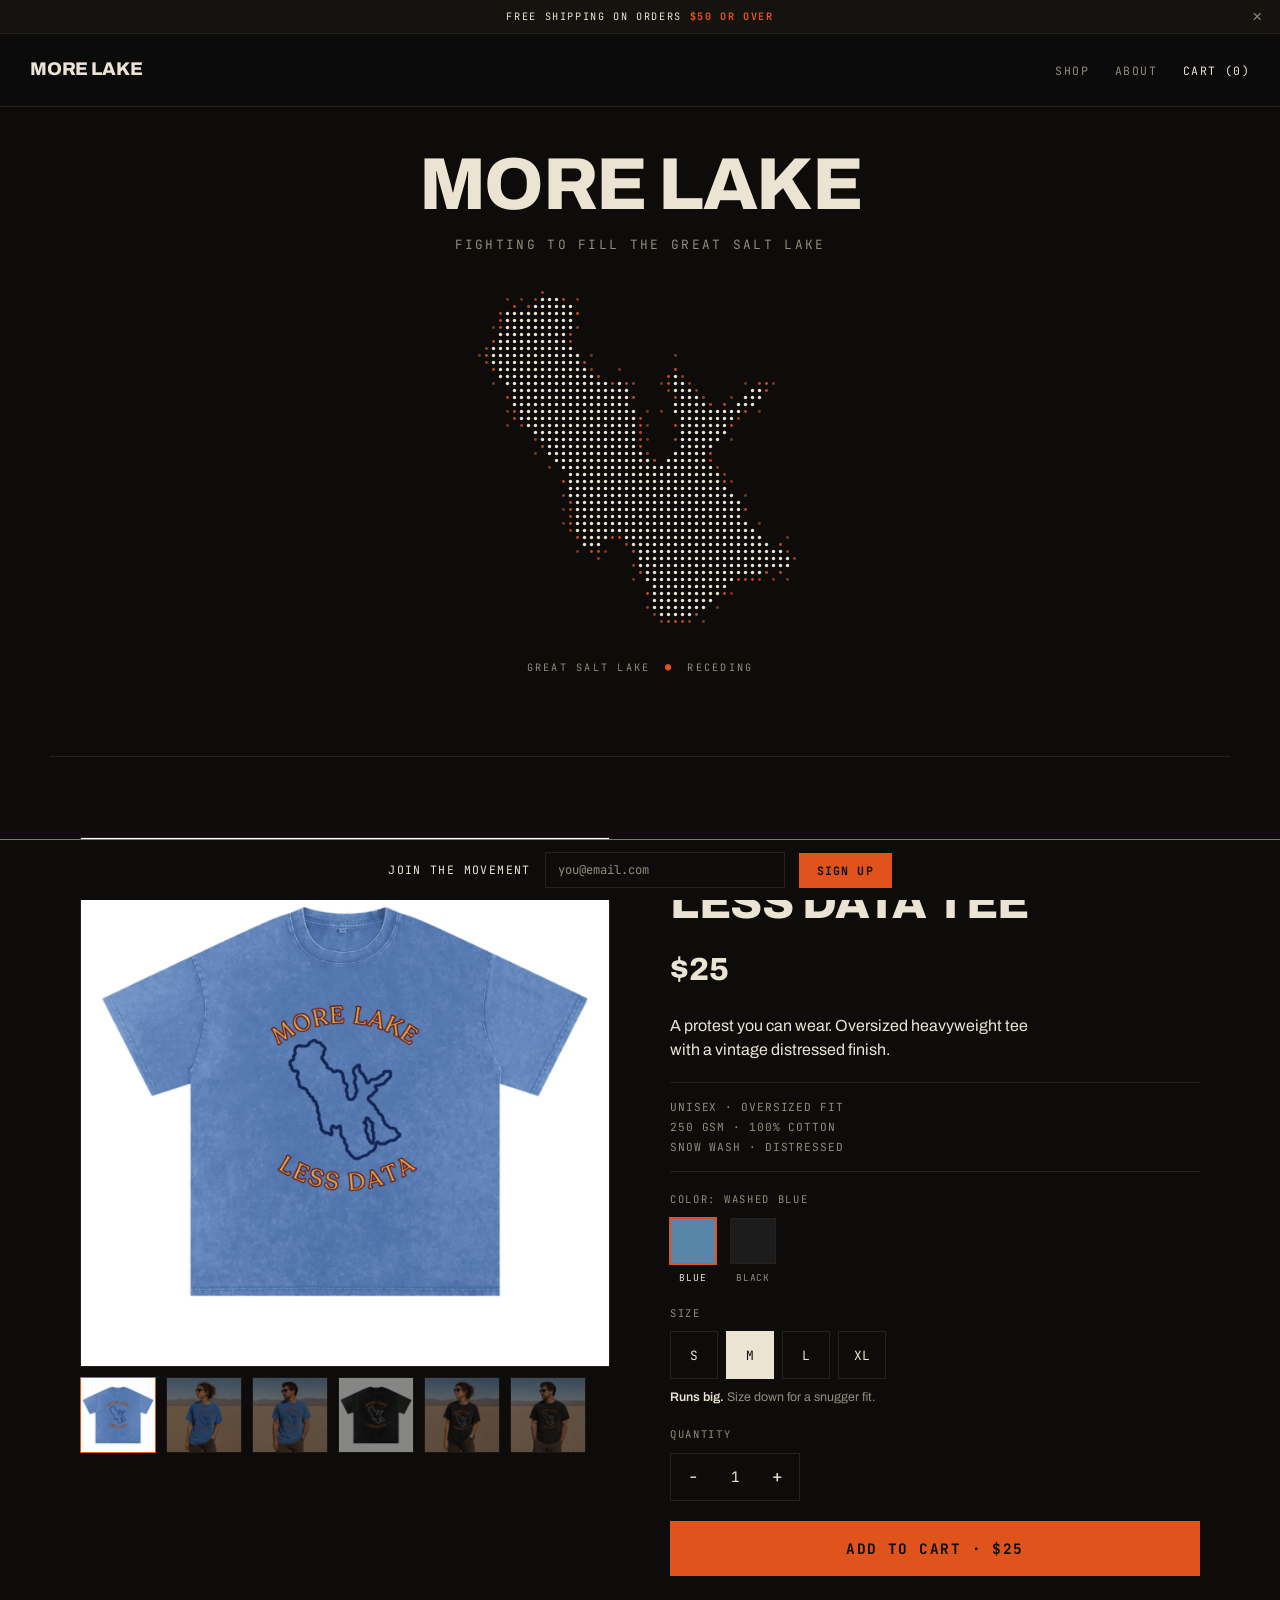
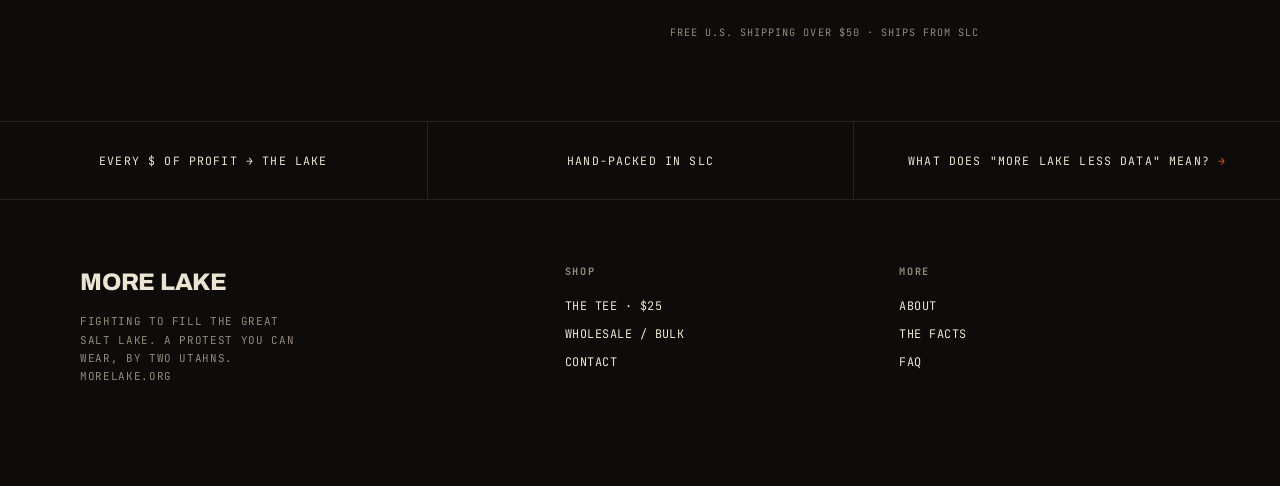
<file: index.html>
<!DOCTYPE html>
<html lang="en">
<head>
<meta charset="UTF-8">
<meta name="viewport" content="width=device-width, initial-scale=1.0">
<meta http-equiv="Cache-Control" content="no-store, max-age=0">
<title>MORE LAKE</title>
<link rel="preconnect" href="https://fonts.googleapis.com">
<link rel="preconnect" href="https://fonts.gstatic.com" crossorigin>
<link href="https://fonts.googleapis.com/css2?family=Archivo:wght@400;500;600;700;800;900&family=JetBrains+Mono:wght@400;500;700&display=swap" rel="stylesheet">
<link rel="stylesheet" href="styles.css">
<meta name="description" content="Fighting to fill the Great Salt Lake. Buy a t-shirt to support the cause.">
<link rel="icon" type="image/png" sizes="32x32" href="assets/favicon-32.png">
<link rel="icon" type="image/png" sizes="16x16" href="assets/favicon-16.png">
<link rel="apple-touch-icon" href="assets/apple-touch-icon.png">
<meta property="og:type" content="website">
<meta property="og:site_name" content="More Lake">
<meta property="og:title" content="More Lake">
<meta property="og:description" content="Fighting to fill the Great Salt Lake. Buy a t-shirt to support the cause.">
<meta property="og:url" content="https://morelake.org/">
<meta property="og:image" content="https://morelake.org/assets/og.png">
<meta property="og:image:width" content="1200">
<meta property="og:image:height" content="630">
<meta name="twitter:card" content="summary_large_image">
<meta name="twitter:title" content="More Lake">
<meta name="twitter:description" content="Fighting to fill the Great Salt Lake. Buy a t-shirt to support the cause.">
<meta name="twitter:image" content="https://morelake.org/assets/og.png">
<!-- Privacy-friendly analytics by Plausible -->
<script async src="https://plausible.io/js/pa-uACn6INr_4pYyC8AbRy3_.js"></script>
<script>
  window.plausible=window.plausible||function(){(plausible.q=plausible.q||[]).push(arguments)},plausible.init=plausible.init||function(i){plausible.o=i||{}};
  plausible.init()
</script>
</head>
<body>

<div class="shipbar" id="shipbar">
  FREE SHIPPING ON ORDERS <b>$50 OR OVER</b>
  <button class="shipbar-x" id="shipbarX" type="button" aria-label="Dismiss">&times;</button>
</div>

<nav>
  <div class="wordmark">More Lake</div>
  <div class="navr">
    <a href="#shop">SHOP</a>
    <a href="about.html">ABOUT</a>
    <a href="#" class="live" id="cartLink">CART (0)</a>
  </div>
</nav>

<!-- HERO: animated dithered lake dissolve -->
<header class="hero">
  <h1>More Lake</h1>
  <div class="tag">Fighting to fill the Great Salt Lake</div>
  <div class="lake-wrap">
    <canvas id="lakeCanvas" aria-label="The Great Salt Lake, dissolving"></canvas>
    <div class="lake-cap">Great Salt Lake <span class="dotmark">●</span> receding</div>
  </div>
</header>

<!-- PRODUCT -->
<section class="product" id="shop">
  <div class="gallery">
    <img class="main" id="mainImg" src="assets/blue-flat.png" alt="More Lake Less Data tee">
    <div class="thumbs" id="thumbs">
      <img src="assets/blue-flat.png" class="on" data-color="blue" alt="washed blue, flat">
      <img src="assets/blue-woman.png" data-color="blue" alt="washed blue on model">
      <img src="assets/blue-man.png" data-color="blue" alt="washed blue on model">
      <img src="assets/black-flat.png" data-color="black" alt="washed black, flat">
      <img src="assets/black-woman.png" data-color="black" alt="washed black on model">
      <img src="assets/black-man.png" data-color="black" alt="washed black on model">
    </div>
  </div>
  <div class="buy">
    <h2>More Lake<br>Less Data Tee</h2>
    <div class="price">$25</div>
    <div class="desc">A protest you can wear. Oversized heavyweight tee with a vintage distressed finish.</div>
    <div class="specrow">
      UNISEX · OVERSIZED FIT<br>
      250 GSM · 100% COTTON<br>
      SNOW WASH · DISTRESSED
    </div>

    <div class="opt">
      <div class="olbl">Color: <span id="colorName">Washed Blue</span></div>
      <div class="swatches" id="swatches">
        <div class="sw on" data-color="blue"><span class="chip chip-blue"></span><span class="nm">Blue</span></div>
        <div class="sw" data-color="black"><span class="chip chip-black"></span><span class="nm">Black</span></div>
      </div>
    </div>

    <div class="opt">
      <div class="olbl">Size</div>
      <div class="sizes" id="sizes">
        <div class="sz">S</div><div class="sz on">M</div><div class="sz">L</div><div class="sz">XL</div>
      </div>
      <div class="fitnote"><b>Runs big.</b> Size down for a snugger fit.</div>
    </div>

    <div class="opt">
      <div class="olbl">Quantity</div>
      <div class="qtybox">
        <button class="qbtn" id="qminus" type="button" aria-label="Decrease quantity">−</button>
        <span class="qval" id="qval">1</span>
        <button class="qbtn" id="qplus" type="button" aria-label="Increase quantity">+</button>
      </div>
    </div>

    <button class="addcart" id="add">ADD TO CART · $25</button>
    <div class="stocknote" id="stocknote"></div>
    <div class="fine">FREE U.S. SHIPPING OVER $50 · SHIPS FROM SLC</div>
  </div>
</section>

<!-- VALUES -->
<div class="values">
  <div>EVERY $ OF PROFIT → THE LAKE</div>
  <div>HAND-PACKED IN SLC</div>
  <a href="about.html" class="vcell">WHAT DOES "MORE LAKE LESS DATA" MEAN? <span class="arr">→</span></a>
</div>

<!-- FOOTER -->
<footer>
  <div>
    <div class="fm">More Lake</div>
    <div class="ft">Fighting to fill the Great Salt Lake. A protest you can wear, by two Utahns. morelake.org</div>
  </div>
  <div>
    <h4>Shop</h4>
    <a href="index.html#shop">The tee · $25</a>
    <a href="wholesale.html">Wholesale / bulk</a>
    <a href="contact.html">Contact</a>
  </div>
  <div>
    <h4>More</h4>
    <a href="about.html">About</a>
    <a href="about.html#facts">The facts</a>
    <a href="about.html#faq">FAQ</a>
  </div>
</footer>

<form class="emailbar" id="emailbar">
  <span class="lbl">JOIN THE MOVEMENT</span>
  <input type="email" placeholder="you@email.com" aria-label="email">
  <button type="submit">SIGN UP</button>
</form>

<div class="cart-backdrop" id="cartBackdrop"></div>
<aside class="cart-drawer" id="cartDrawer" aria-hidden="true" aria-label="Cart">
  <div class="cart-head"><span>Your Cart</span><button class="cart-close" id="cartClose" aria-label="Close cart">✕</button></div>
  <div class="cart-msg" id="cartMsg" role="status"></div>
  <div class="cart-items" id="cartItems"></div>
  <div class="cart-foot">
    <div class="cart-sub"><span>Subtotal</span><span id="cartSubtotal">$0.00</span></div>
    <button class="cart-checkout" id="cartCheckout">Checkout</button>
    <button class="cart-continue" id="cartContinue">Continue shopping</button>
  </div>
</aside>

<script>
  // ---- product interactions ----
  var NAMES = {blue:'Washed Blue', black:'Washed Black'};
  var mainImg = document.getElementById('mainImg');
  var thumbEls = document.querySelectorAll('#thumbs img');
  function selectThumb(t){
    mainImg.src = t.getAttribute('src');
    thumbEls.forEach(function(x){x.classList.remove('on')});
    t.classList.add('on');
  }
  thumbEls.forEach(function(t){t.addEventListener('click',function(){
    var sw=document.querySelector('#swatches .sw[data-color="'+t.dataset.color+'"]');
    if(sw&&!sw.classList.contains('on'))sw.click();
    selectThumb(t);
  });});
  document.querySelectorAll('#swatches .sw').forEach(function(sw){
    sw.addEventListener('click',function(){
      document.querySelectorAll('#swatches .sw').forEach(function(x){x.classList.remove('on')});
      sw.classList.add('on');
      document.getElementById('colorName').textContent = NAMES[sw.dataset.color];
      var t = document.querySelector('#thumbs img[data-color="'+sw.dataset.color+'"]');
      if(t)selectThumb(t);
    });
  });
  function bindButtons(sel){
    document.querySelectorAll(sel+' .sz').forEach(function(s){
      s.addEventListener('click',function(){document.querySelectorAll(sel+' .sz').forEach(function(x){x.classList.remove('on')});s.classList.add('on');});
    });
  }
  bindButtons('#sizes');

  // ---- Shopify: live stock + on-site cart drawer (Storefront API) ----
  (function(){
    var SHOP='cgc10s-wr.myshopify.com', TOKEN='ea864748ef8052ec1c69f23bfa16587c', PID='9470919606530';
    var VARIANTS=[], CO=null, ready=false;
    var API='https://'+SHOP+'/api/2024-01/graphql.json';
    var CART_F='fragment C on Cart{id checkoutUrl cost{subtotalAmount{amount}} lines(first:50){edges{node{id quantity merchandise{...on ProductVariant{id title price{amount} product{title}}}}}}}';
    function gql(q,vars){return fetch(API,{method:'POST',headers:{'Content-Type':'application/json','X-Shopify-Storefront-Access-Token':TOKEN},body:JSON.stringify({query:q,variables:vars||{}})}).then(function(r){return r.json();});}
    var addBtn=document.getElementById('add'), note=document.getElementById('stocknote');
    var itemsEl=document.getElementById('cartItems'), subEl=document.getElementById('cartSubtotal'), cartLink=document.getElementById('cartLink');
    var drawer=document.getElementById('cartDrawer'), backdrop=document.getElementById('cartBackdrop');
    var msgEl=document.getElementById('cartMsg'), msgT=null;
    function showCartMsg(t){if(!msgEl)return;msgEl.textContent=t;msgEl.classList.add('show');if(msgT)clearTimeout(msgT);msgT=setTimeout(function(){if(msgEl)msgEl.classList.remove('show');},6000);}
    function clearCartMsg(){if(msgEl)msgEl.classList.remove('show');}
    function lineByVariant(gid){return lines().find(function(l){return l.merchandise&&l.merchandise.id===gid;});}

    function money(p){var a=(p&&p.amount!=null)?p.amount:p;var n=parseFloat(a);return '$'+(isNaN(n)?'0.00':n.toFixed(2));}
    function unit(li){var p=li.merchandise&&li.merchandise.price;return parseFloat((p&&p.amount!=null)?p.amount:p)||0;}
    function lineImg(li){var t=((li.merchandise&&li.merchandise.title)||'').toLowerCase();return t.indexOf('black')>-1?'assets/black-flat.png':'assets/blue-flat.png';}
    function lines(){return (CO&&CO.lines&&CO.lines.edges||[]).map(function(e){return e.node;});}
    function count(){return lines().reduce(function(s,li){return s+li.quantity;},0);}
    function updCount(){if(cartLink)cartLink.textContent='CART ('+count()+')';}

    function loadProduct(){
      var q='{ product(id:"gid://shopify/Product/'+PID+'"){ variants(first:50){ edges{ node{ id title selectedOptions{value} availableForSale quantityAvailable } } } } }';
      return gql(q).then(function(j){
        var p=j&&j.data&&j.data.product; if(!p||!p.variants)return;
        VARIANTS=(p.variants.edges||[]).map(function(e){
          var v=e.node;
          var o=(v.selectedOptions||[]).map(function(x){return String(x.value).toLowerCase().trim();});
          if(!o.length)o=String(v.title||'').toLowerCase().split('/').map(function(t){return t.trim();});
          return {gid:v.id,opts:o,avail:v.availableForSale!==false,qty:(typeof v.quantityAvailable==='number'?v.quantityAvailable:null)};
        });
        refresh();
      }).catch(function(){});
    }
    function match(color,size){return VARIANTS.find(function(x){return x.opts.some(function(t){return t.indexOf(color)>-1;})&&x.opts.some(function(t){return t===size;});});}
    function cur(){var sw=document.querySelector('#swatches .sw.on'),sz=document.querySelector('#sizes .sz.on');return {color:(sw?sw.dataset.color:'blue').toLowerCase(),size:(sz?sz.textContent.trim().toLowerCase():'')};}
    function pdpQty(){var q=document.getElementById('qval');return q?(parseInt(q.textContent,10)||1):1;}
    function firstAvailableSize(color){
      var found=null;
      document.querySelectorAll('#sizes .sz').forEach(function(b){
        if(found)return;
        var mv=match(color,b.textContent.trim().toLowerCase());
        if(mv&&mv.avail)found=b;
      });
      return found;
    }
    function ensureSize(color){
      var sz=document.querySelector('#sizes .sz.on');
      var mv=sz?match(color,sz.textContent.trim().toLowerCase()):null;
      if(!mv||!mv.avail){
        var b=firstAvailableSize(color);
        if(b){document.querySelectorAll('#sizes .sz').forEach(function(x){x.classList.remove('on');});b.classList.add('on');}
      }
    }
    function refresh(){
      if(!VARIANTS.length)return;
      var c=cur();
      document.querySelectorAll('#sizes .sz').forEach(function(b){var v=match(c.color,b.textContent.trim().toLowerCase());b.classList.toggle('soldout',!v||!v.avail);});
      ensureSize(c.color);
      c=cur();
      var v=c.size?match(c.color,c.size):null;
      if(!v||!v.avail){addBtn.classList.add('soldout');addBtn.textContent='SOLD OUT';if(note){note.textContent=c.size?'Sold out in this size':'';note.className='stocknote out';}}
      else{addBtn.classList.remove('soldout');addBtn.textContent='ADD TO CART · $25';if(note){if(v.qty!=null&&v.qty>0&&v.qty<=5){note.textContent='Only '+v.qty+' left';note.className='stocknote low';}else{note.textContent='';note.className='stocknote';}}if(v.qty!=null&&v.qty>0){var qe=document.getElementById('qval');if(qe&&(parseInt(qe.textContent,10)||1)>v.qty)qe.textContent=v.qty;}}
    }

    function setCO(c){CO=c;render();updCount();}
    function drop(){try{localStorage.removeItem('ml_cart');}catch(e){}}
    function newCart(){return gql('mutation{cartCreate(input:{}){cart{...C}}} '+CART_F).then(function(j){var c=j&&j.data&&j.data.cartCreate&&j.data.cartCreate.cart;if(c){try{localStorage.setItem('ml_cart',c.id);}catch(e){}setCO(c);}ready=true;});}
    function getCart(){
      var id=null; try{id=localStorage.getItem('ml_cart');}catch(e){}
      if(id){gql('query($id:ID!){cart(id:$id){...C}} '+CART_F,{id:id}).then(function(j){var c=j&&j.data&&j.data.cart;if(c){setCO(c);ready=true;}else{drop();newCart();}}).catch(function(){drop();newCart();});}
      else newCart();
    }
    function addLine(gid,q){
      var before=count();
      return gql('mutation($id:ID!,$l:[CartLineInput!]!){cartLinesAdd(cartId:$id,lines:$l){cart{...C}}} '+CART_F,{id:CO.id,l:[{merchandiseId:gid,quantity:q}]}).then(function(j){
        var c=j&&j.data&&j.data.cartLinesAdd&&j.data.cartLinesAdd.cart; if(c)setCO(c); openCart();
        var added=count()-before, lv=lineByVariant(gid), total=lv?lv.quantity:added;
        return {requested:q, added:added, total:total, capped:added<q};
      });
    }
    function setQty(lid,q){
      if(q<1)return removeLine(lid);
      return gql('mutation($id:ID!,$l:[CartLineUpdateInput!]!){cartLinesUpdate(cartId:$id,lines:$l){cart{...C}}} '+CART_F,{id:CO.id,l:[{id:lid,quantity:q}]}).then(function(j){
        var c=j&&j.data&&j.data.cartLinesUpdate&&j.data.cartLinesUpdate.cart; if(c)setCO(c);
        var l=lines().find(function(x){return x.id===lid;});
        if(l&&l.quantity<q)showCartMsg("That's all we have in stock.");
      }).catch(function(){render();});
    }
    function removeLine(lid){return gql('mutation($id:ID!,$ids:[ID!]!){cartLinesRemove(cartId:$id,lineIds:$ids){cart{...C}}} '+CART_F,{id:CO.id,ids:[lid]}).then(function(j){var c=j&&j.data&&j.data.cartLinesRemove&&j.data.cartLinesRemove.cart;if(c)setCO(c);}).catch(function(){render();});}
    function findLine(id){return lines().find(function(l){return l.id===id;});}
    function render(){
      if(!itemsEl)return;
      var ls=lines();
      if(!ls.length){itemsEl.innerHTML='<div class="cart-empty">Your cart is empty</div>';if(subEl)subEl.textContent='$0.00';return;}
      itemsEl.innerHTML=ls.map(function(l){
        var m=l.merchandise||{};
        return '<div class="cart-line"><img src="'+lineImg(l)+'" alt="">'
          +'<div class="cl-info"><div class="cl-title">'+((m.product&&m.product.title)||'More Lake Less Data Tee')+'</div>'
          +'<div class="cl-variant">'+(m.title||'')+'</div>'
          +'<div class="cl-bottom"><span class="cl-qty"><button data-dec="'+l.id+'" aria-label="decrease">−</button><span>'+l.quantity+'</span><button data-inc="'+l.id+'" aria-label="increase">+</button></span>'
          +'<button class="cl-remove" data-rm="'+l.id+'">Remove</button></div></div>'
          +'<div class="cl-price">'+money(unit(l)*l.quantity)+'</div></div>';
      }).join('');
      if(subEl)subEl.textContent=money(CO.cost&&CO.cost.subtotalAmount);
      itemsEl.querySelectorAll('[data-dec]').forEach(function(b){b.onclick=function(){var l=findLine(b.getAttribute('data-dec'));if(l)setQty(l.id,l.quantity-1);};});
      itemsEl.querySelectorAll('[data-inc]').forEach(function(b){b.onclick=function(){var l=findLine(b.getAttribute('data-inc'));if(l)setQty(l.id,l.quantity+1);};});
      itemsEl.querySelectorAll('[data-rm]').forEach(function(b){b.onclick=function(){removeLine(b.getAttribute('data-rm'));};});
    }
    function openCart(){clearCartMsg();if(drawer){drawer.classList.add('open');drawer.setAttribute('aria-hidden','false');}if(backdrop)backdrop.classList.add('open');}
    function closeCart(){if(drawer){drawer.classList.remove('open');drawer.setAttribute('aria-hidden','true');}if(backdrop)backdrop.classList.remove('open');}

    loadProduct();
    getCart();

    var qv=document.getElementById('qval'),qm=document.getElementById('qminus'),qp=document.getElementById('qplus');
    if(qm)qm.onclick=function(){qv.textContent=Math.max(1,(parseInt(qv.textContent,10)||1)-1);};
    if(qp)qp.onclick=function(){var c=cur(),sv=c.size?match(c.color,c.size):null,mx=(sv&&sv.qty!=null&&sv.qty>0)?Math.min(10,sv.qty):10;qv.textContent=Math.min(mx,(parseInt(qv.textContent,10)||1)+1);};
    document.querySelectorAll('#swatches .sw').forEach(function(s){s.addEventListener('click',refresh);});
    document.querySelectorAll('#sizes .sz').forEach(function(s){s.addEventListener('click',refresh);});
    function doAdd(v){addBtn.textContent='ADDING…';addLine(v.gid,pdpQty()).then(function(res){addBtn.textContent='ADD TO CART · $25';var q=document.getElementById('qval');if(q)q.textContent='1';if(res&&res.capped){if(res.added<=0)showCartMsg('You already have all '+res.total+' we have in stock.');else showCartMsg('Only '+res.total+' left in stock, so we added '+res.added+'.');}}).catch(function(){addBtn.textContent='ADD TO CART · $25';});}
    addBtn.addEventListener('click',function(){
      if(addBtn.classList.contains('soldout'))return;
      var c=cur(); var v=c.size?match(c.color,c.size):null;
      if(!v||!v.avail)return;
      if(ready&&CO){doAdd(v);return;}
      addBtn.textContent='ONE MOMENT…';var n=0,iv=setInterval(function(){n++;if((ready&&CO)||n>24){clearInterval(iv);if(ready&&CO)doAdd(v);else addBtn.textContent='ADD TO CART · $25';}},250);
    });
    var cClose=document.getElementById('cartClose'),cCont=document.getElementById('cartContinue'),cCheck=document.getElementById('cartCheckout');
    if(cClose)cClose.onclick=closeCart; if(cCont)cCont.onclick=closeCart; if(backdrop)backdrop.onclick=closeCart;
    if(cCheck)cCheck.onclick=function(){if(CO&&CO.checkoutUrl&&count()>0)window.location.href=CO.checkoutUrl;};
    if(cartLink)cartLink.addEventListener('click',function(e){e.preventDefault();openCart();});
    document.addEventListener('keydown',function(e){if(e.key==='Escape')closeCart();});
  })();

  // ---- LAKE DISSOLVE: shoreline recedes & fills, dithered, from the real shirt mask ----
  (function(){
    var canvas=document.getElementById('lakeCanvas');
    if(!canvas) return;
    var ctx=canvas.getContext('2d');
    var DPR=Math.min(window.devicePixelRatio||1,2);
    var STEP=7;
    var off=document.createElement('canvas'), octx=off.getContext('2d');
    var maskImg=new Image();
    var inside=[], dist=null, gw=0, gh=0, W=0, H=0, maxDist=1, ready=false;
    var bayer=[[0,8,2,10],[12,4,14,6],[3,11,1,9],[15,7,13,5]];
    var bone={r:236,g:228,b:210}, orange={r:224,g:83,b:28};

    function build(){
      var cssH=Math.min(Math.round(window.innerHeight*0.42), 380);
      var ar=(maskImg.naturalWidth/maskImg.naturalHeight)||0.94;
      var cssW=Math.min(canvas.parentNode.clientWidth, Math.round(cssH*ar));
      W=cssW; H=cssH;
      canvas.style.width=cssW+'px'; canvas.style.height=cssH+'px';
      canvas.width=cssW*DPR; canvas.height=cssH*DPR;
      ctx.setTransform(DPR,0,0,DPR,0,0);
      gw=Math.ceil(cssW/STEP); gh=Math.ceil(cssH/STEP);
      off.width=gw; off.height=gh; octx.clearRect(0,0,gw,gh);
      var mx=Math.round(gw*0.04), my=Math.round(gh*0.04);
      octx.drawImage(maskImg, mx, my, gw-2*mx, gh-2*my);
      var d=octx.getImageData(0,0,gw,gh).data;
      inside=new Array(gw*gh);
      for(var i=0;i<gw*gh;i++) inside[i]=d[i*4+3]>110;
      var INF=1e9; dist=new Float32Array(gw*gh);
      for(i=0;i<gw*gh;i++) dist[i]=inside[i]?INF:0;
      var x,y,v;
      for(y=0;y<gh;y++)for(x=0;x<gw;x++){ i=y*gw+x; if(!inside[i])continue; v=dist[i];
        if(x>0)v=Math.min(v,dist[i-1]+1);
        if(y>0)v=Math.min(v,dist[i-gw]+1);
        if(x>0&&y>0)v=Math.min(v,dist[i-gw-1]+1.414);
        if(x<gw-1&&y>0)v=Math.min(v,dist[i-gw+1]+1.414);
        dist[i]=v; }
      for(y=gh-1;y>=0;y--)for(x=gw-1;x>=0;x--){ i=y*gw+x; if(!inside[i])continue; v=dist[i];
        if(x<gw-1)v=Math.min(v,dist[i+1]+1);
        if(y<gh-1)v=Math.min(v,dist[i+gw]+1);
        if(x<gw-1&&y<gh-1)v=Math.min(v,dist[i+gw+1]+1.414);
        if(x>0&&y<gh-1)v=Math.min(v,dist[i+gw-1]+1.414);
        dist[i]=v; }
      maxDist=1; for(i=0;i<gw*gh;i++) if(inside[i]&&dist[i]<1e8&&dist[i]>maxDist) maxDist=dist[i];
      ready=true;
    }
    function frame(t){
      if(ready){
        ctx.clearRect(0,0,W,H);
        var e=(0.5-0.5*Math.cos(t*0.00052))*maxDist*0.24;  // gentle recede (less dramatic)
        var band=1.8;
        for(var y=0;y<gh;y++)for(var x=0;x<gw;x++){
          var idx=y*gw+x; if(!inside[idx]) continue;
          var dd=dist[idx]; if(dd>1e8) dd=maxDist;
          var f=(dd-e)/band; if(f>1)f=1;
          if(f<=0) continue;
          if((bayer[y&3][x&3]+0.5)/16 < f){
            var edge=f<0.85;
            var c=edge?orange:bone, rad=edge?1.4:1.7;
            ctx.fillStyle='rgba('+c.r+','+c.g+','+c.b+','+(0.5+0.5*f)+')';
            ctx.beginPath(); ctx.arc(x*STEP+STEP/2,y*STEP+STEP/2,rad,0,6.2832); ctx.fill();
          }
        }
      }
      requestAnimationFrame(frame);
    }
    maskImg.onload=function(){ build(); };
    maskImg.src='[data-uri]';
    requestAnimationFrame(frame);
    var rt; window.addEventListener('resize',function(){clearTimeout(rt);rt=setTimeout(function(){ if(maskImg.complete) build(); },150);});
  })();
</script>
<script src="forms.js"></script>
</body>
</html>
</file>
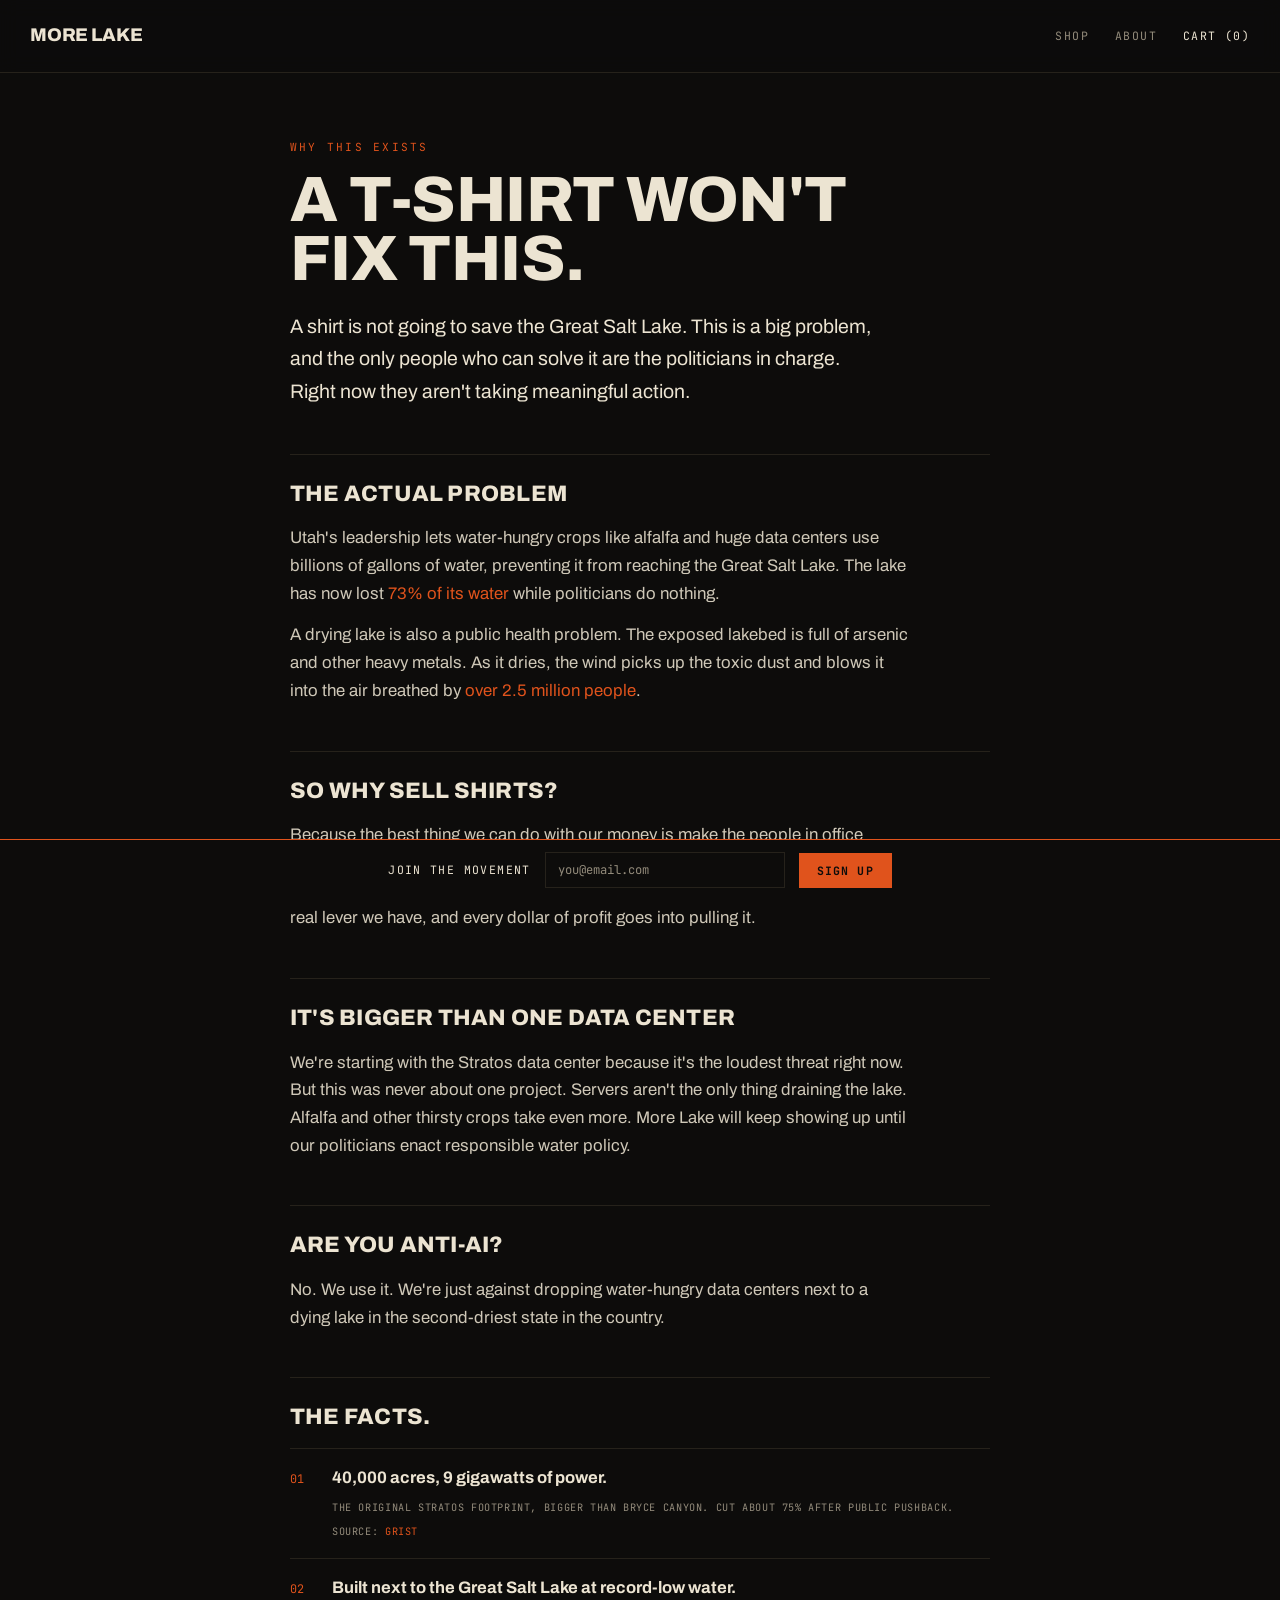
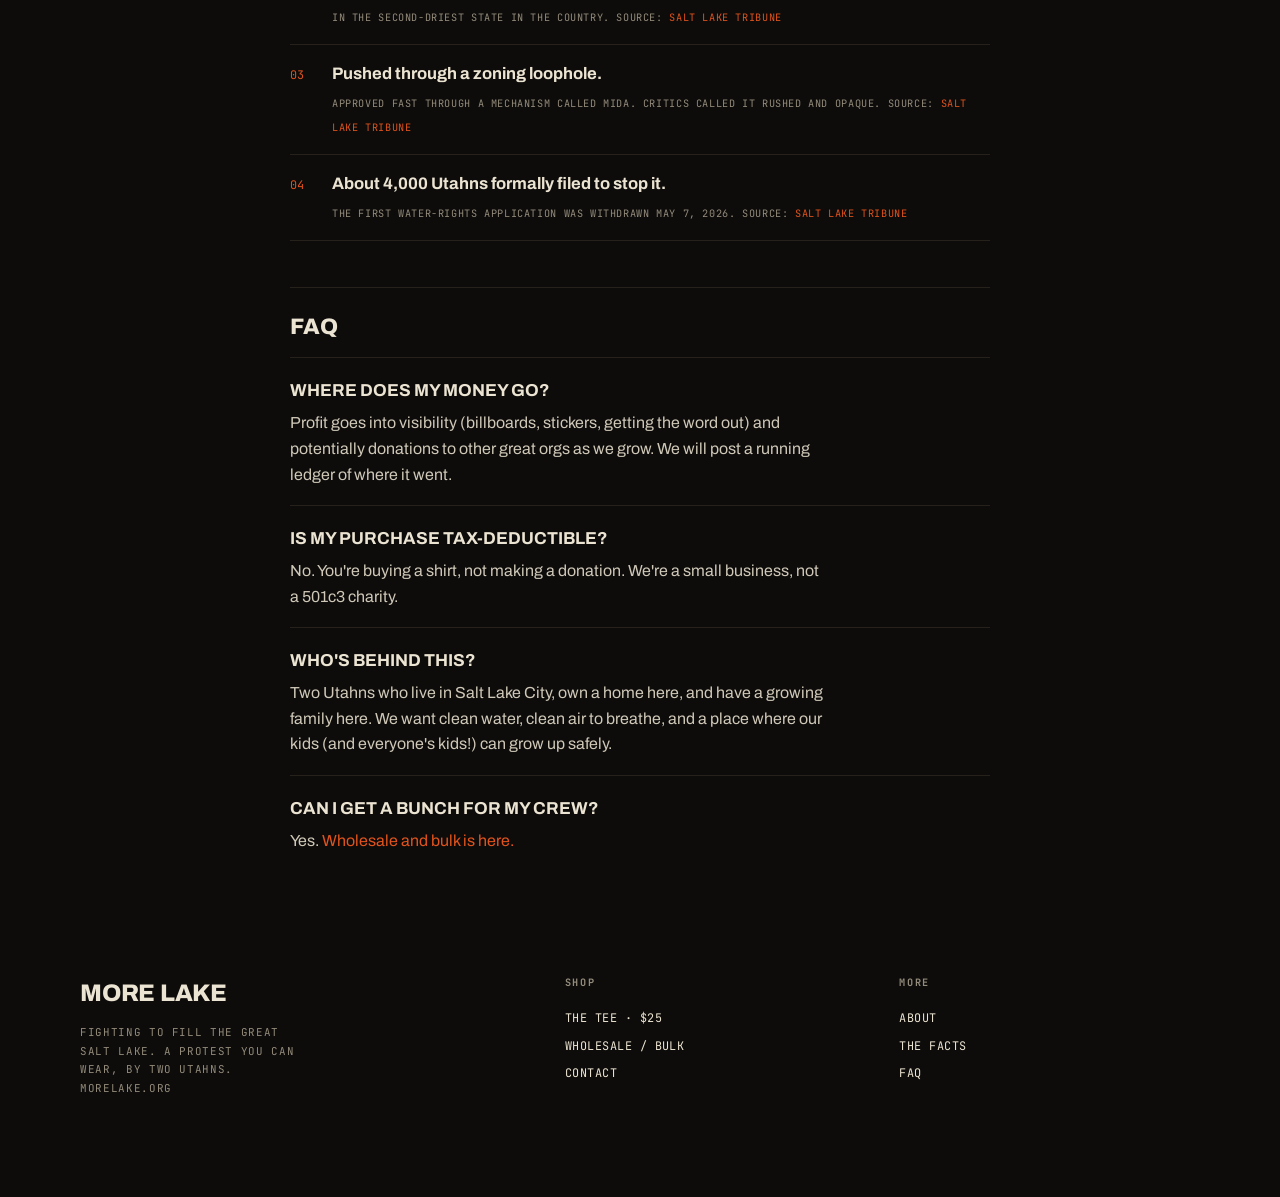
<file: about.html>
<!DOCTYPE html>
<html lang="en">
<head>
<meta charset="UTF-8">
<meta name="viewport" content="width=device-width, initial-scale=1.0">
<meta http-equiv="Cache-Control" content="no-store, max-age=0">
<title>More Lake — About</title>
<link rel="preconnect" href="https://fonts.googleapis.com">
<link rel="preconnect" href="https://fonts.gstatic.com" crossorigin>
<link href="https://fonts.googleapis.com/css2?family=Archivo:wght@400;500;600;700;800;900&family=JetBrains+Mono:wght@400;500;700&display=swap" rel="stylesheet">
<link rel="stylesheet" href="styles.css">
<meta name="description" content="Fighting to fill the Great Salt Lake. Buy a t-shirt to support the cause.">
<link rel="icon" type="image/png" sizes="32x32" href="assets/favicon-32.png">
<link rel="icon" type="image/png" sizes="16x16" href="assets/favicon-16.png">
<link rel="apple-touch-icon" href="assets/apple-touch-icon.png">
<meta property="og:type" content="website">
<meta property="og:site_name" content="More Lake">
<meta property="og:title" content="More Lake">
<meta property="og:description" content="Fighting to fill the Great Salt Lake. Buy a t-shirt to support the cause.">
<meta property="og:url" content="https://morelake.org/about.html">
<meta property="og:image" content="https://morelake.org/assets/og.png">
<meta property="og:image:width" content="1200">
<meta property="og:image:height" content="630">
<meta name="twitter:card" content="summary_large_image">
<meta name="twitter:title" content="More Lake">
<meta name="twitter:description" content="Fighting to fill the Great Salt Lake. Buy a t-shirt to support the cause.">
<meta name="twitter:image" content="https://morelake.org/assets/og.png">
<!-- Privacy-friendly analytics by Plausible -->
<script async src="https://plausible.io/js/pa-uACn6INr_4pYyC8AbRy3_.js"></script>
<script>
  window.plausible=window.plausible||function(){(plausible.q=plausible.q||[]).push(arguments)},plausible.init=plausible.init||function(i){plausible.o=i||{}};
  plausible.init()
</script>
</head>
<body>

<nav>
  <a href="index.html" class="wordmark">More Lake</a>
  <div class="navr">
    <a href="index.html#shop">SHOP</a>
    <a href="about.html">ABOUT</a>
    <a href="#" class="live">CART (0)</a>
  </div>
</nav>

<div class="page">
  <div class="eyebrow">Why this exists</div>
  <h1>A t-shirt won't<br>fix this.</h1>
  <p class="lede">A shirt is not going to save the Great Salt Lake. This is a big problem, and the only people who can solve it are the politicians in charge. Right now they aren't taking meaningful action.</p>

  <h2>The actual problem</h2>
  <p>Utah's leadership lets water-hungry crops like alfalfa and huge data centers use billions of gallons of water, preventing it from reaching the Great Salt Lake. The lake has now lost <a class="ln" href="https://pws.byu.edu/great-salt-lake" target="_blank" rel="noopener">73% of its water</a> while politicians do nothing.</p>
  <p>A drying lake is also a public health problem. The exposed lakebed is full of arsenic and other heavy metals. As it dries, the wind picks up the toxic dust and blows it into the air breathed by <a class="ln" href="https://www.thenation.com/article/environment/great-salt-lake-utah-water-levels-lakebed/" target="_blank" rel="noopener">over 2.5 million people</a>.</p>

  <h2>So why sell shirts?</h2>
  <p>Because the best thing we can do with our money is make the people in office uncomfortable. Embarrassing billboards, press they can't ignore, shirts loud enough that nobody gets to pretend Utahns are fine with this. Attention is the only real lever we have, and every dollar of profit goes into pulling it.</p>

  <h2>It's bigger than one data center</h2>
  <p>We're starting with the Stratos data center because it's the loudest threat right now. But this was never about one project. Servers aren't the only thing draining the lake. Alfalfa and other thirsty crops take even more. More Lake will keep showing up until our politicians enact responsible water policy.</p>

  <h2>Are you anti-AI?</h2>
  <p>No. We use it. We're just against dropping water-hungry data centers next to a dying lake in the second-driest state in the country.</p>

  <h2 id="facts">The facts.</h2>
  <ul class="facts2">
    <li><span class="n">01</span><span><b>40,000 acres, 9 gigawatts of power.</b><small>The original Stratos footprint, bigger than Bryce Canyon. Cut about 75% after public pushback. Source: <a class="ln" href="https://grist.org/business/utah-data-center-salt-lake-hyperscale-box-elder/" target="_blank" rel="noopener">Grist</a></small></span></li>
    <li><span class="n">02</span><span><b>Built next to the Great Salt Lake at record-low water.</b><small>In the second-driest state in the country. Source: <a class="ln" href="https://www.sltrib.com/news/environment/2026/05/15/will-utahs-great-salt-lake-hit/" target="_blank" rel="noopener">Salt Lake Tribune</a></small></span></li>
    <li><span class="n">03</span><span><b>Pushed through a zoning loophole.</b><small>Approved fast through a mechanism called MIDA. Critics called it rushed and opaque. Source: <a class="ln" href="https://www.sltrib.com/news/2026/06/04/lawsuit-mida-box-elder-leaders/" target="_blank" rel="noopener">Salt Lake Tribune</a></small></span></li>
    <li><span class="n">04</span><span><b>About 4,000 Utahns formally filed to stop it.</b><small>The first water-rights application was withdrawn May 7, 2026. Source: <a class="ln" href="https://www.sltrib.com/news/environment/2026/05/07/after-thousands-utahns-protest/" target="_blank" rel="noopener">Salt Lake Tribune</a></small></span></li>
  </ul>

  <h2 id="faq">FAQ</h2>
  <div class="faq2">
    <div class="q">Where does my money go?</div>
    <div class="a">Profit goes into visibility (billboards, stickers, getting the word out) and potentially donations to other great orgs as we grow. We will post a running ledger of where it went.</div>
    <div class="q">Is my purchase tax-deductible?</div>
    <div class="a">No. You're buying a shirt, not making a donation. We're a small business, not a 501c3 charity.</div>
    <div class="q">Who's behind this?</div>
    <div class="a">Two Utahns who live in Salt Lake City, own a home here, and have a growing family here. We want clean water, clean air to breathe, and a place where our kids (and everyone's kids!) can grow up safely.</div>
    <div class="q">Can I get a bunch for my crew?</div>
    <div class="a">Yes. <a href="wholesale.html">Wholesale and bulk is here.</a></div>
  </div>
</div>

<footer>
  <div>
    <div class="fm">More Lake</div>
    <div class="ft">Fighting to fill the Great Salt Lake. A protest you can wear, by two Utahns. morelake.org</div>
  </div>
  <div>
    <h4>Shop</h4>
    <a href="index.html#shop">The tee · $25</a>
    <a href="wholesale.html">Wholesale / bulk</a>
    <a href="contact.html">Contact</a>
  </div>
  <div>
    <h4>More</h4>
    <a href="about.html">About</a>
    <a href="about.html#facts">The facts</a>
    <a href="about.html#faq">FAQ</a>
  </div>
</footer>

<form class="emailbar" id="emailbar">
  <span class="lbl">JOIN THE MOVEMENT</span>
  <input type="email" placeholder="you@email.com" aria-label="email">
  <button type="submit">SIGN UP</button>
</form>

<script src="forms.js"></script>
</body>
</html>
</file>
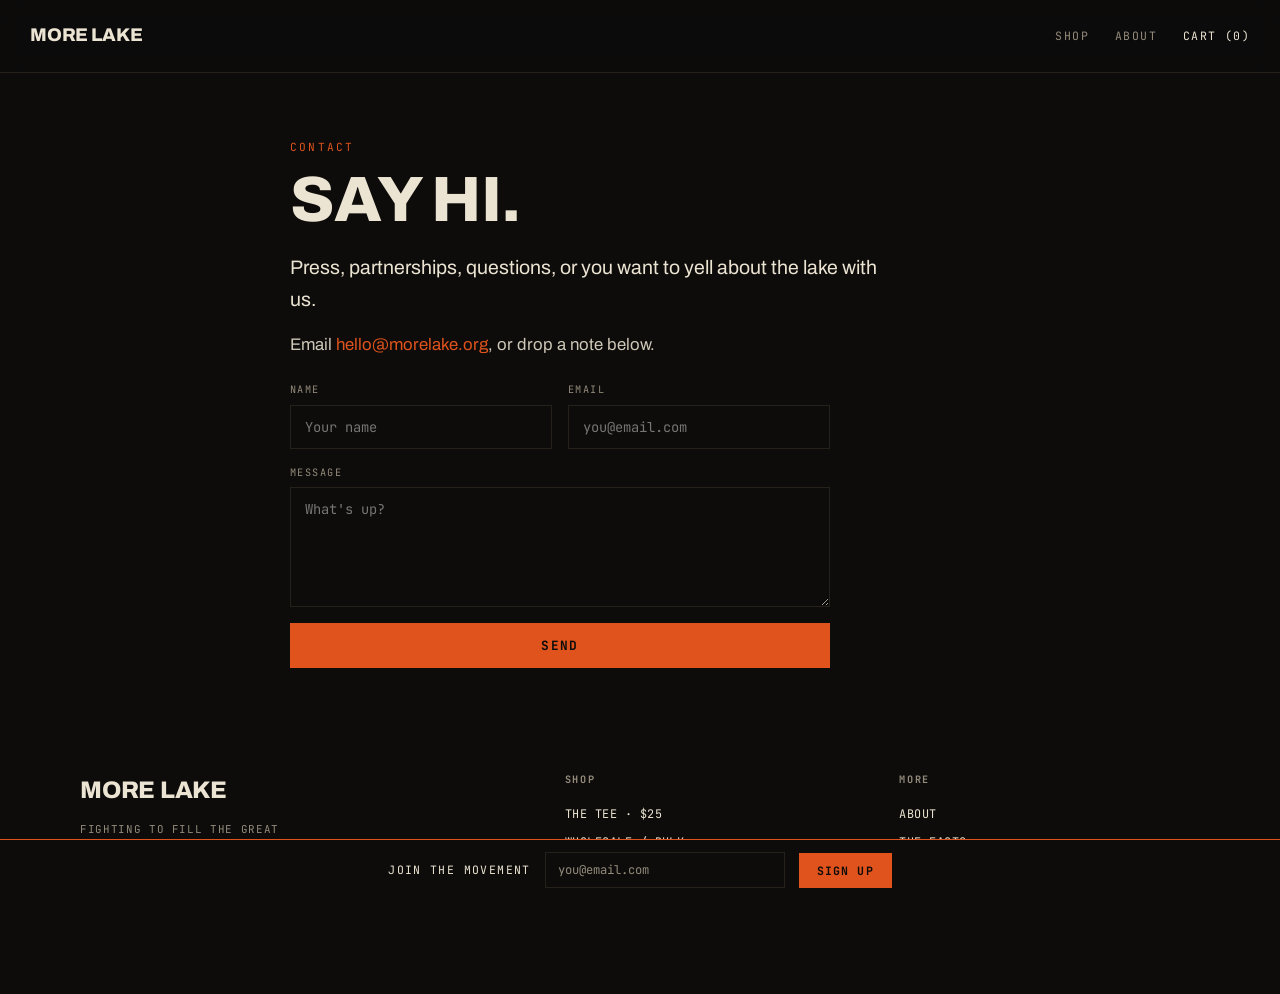
<file: contact.html>
<!DOCTYPE html>
<html lang="en">
<head>
<meta charset="UTF-8">
<meta name="viewport" content="width=device-width, initial-scale=1.0">
<meta http-equiv="Cache-Control" content="no-store, max-age=0">
<title>More Lake — Contact</title>
<link rel="preconnect" href="https://fonts.googleapis.com">
<link rel="preconnect" href="https://fonts.gstatic.com" crossorigin>
<link href="https://fonts.googleapis.com/css2?family=Archivo:wght@400;500;600;700;800;900&family=JetBrains+Mono:wght@400;500;700&display=swap" rel="stylesheet">
<link rel="stylesheet" href="styles.css">
<meta name="description" content="Fighting to fill the Great Salt Lake. Buy a t-shirt to support the cause.">
<link rel="icon" type="image/png" sizes="32x32" href="assets/favicon-32.png">
<link rel="icon" type="image/png" sizes="16x16" href="assets/favicon-16.png">
<link rel="apple-touch-icon" href="assets/apple-touch-icon.png">
<meta property="og:type" content="website">
<meta property="og:site_name" content="More Lake">
<meta property="og:title" content="More Lake">
<meta property="og:description" content="Fighting to fill the Great Salt Lake. Buy a t-shirt to support the cause.">
<meta property="og:url" content="https://morelake.org/contact.html">
<meta property="og:image" content="https://morelake.org/assets/og.png">
<meta property="og:image:width" content="1200">
<meta property="og:image:height" content="630">
<meta name="twitter:card" content="summary_large_image">
<meta name="twitter:title" content="More Lake">
<meta name="twitter:description" content="Fighting to fill the Great Salt Lake. Buy a t-shirt to support the cause.">
<meta name="twitter:image" content="https://morelake.org/assets/og.png">
<!-- Privacy-friendly analytics by Plausible -->
<script async src="https://plausible.io/js/pa-uACn6INr_4pYyC8AbRy3_.js"></script>
<script>
  window.plausible=window.plausible||function(){(plausible.q=plausible.q||[]).push(arguments)},plausible.init=plausible.init||function(i){plausible.o=i||{}};
  plausible.init()
</script>
</head>
<body>

<nav>
  <a href="index.html" class="wordmark">More Lake</a>
  <div class="navr">
    <a href="index.html#shop">SHOP</a>
    <a href="about.html">ABOUT</a>
    <a href="#" class="live">CART (0)</a>
  </div>
</nav>

<div class="page">
  <div class="eyebrow">Contact</div>
  <h1>Say hi.</h1>
  <p class="lede">Press, partnerships, questions, or you want to yell about the lake with us.</p>
  <p>Email <a class="ln" href="mailto:hello@morelake.org">hello@morelake.org</a>, or drop a note below.</p>

  <form class="form" data-mock data-subject="More Lake — contact form">
    <div class="two">
      <div class="row"><label>Name</label><input type="text" name="name" placeholder="Your name"></div>
      <div class="row"><label>Email</label><input type="email" name="email" placeholder="you@email.com"></div>
    </div>
    <div class="row"><label>Message</label><textarea name="message" placeholder="What's up?"></textarea></div>
    <button type="submit">Send</button>
  </form>
</div>

<footer>
  <div>
    <div class="fm">More Lake</div>
    <div class="ft">Fighting to fill the Great Salt Lake. A protest you can wear, by two Utahns. morelake.org</div>
  </div>
  <div>
    <h4>Shop</h4>
    <a href="index.html#shop">The tee · $25</a>
    <a href="wholesale.html">Wholesale / bulk</a>
    <a href="contact.html">Contact</a>
  </div>
  <div>
    <h4>More</h4>
    <a href="about.html">About</a>
    <a href="about.html#facts">The facts</a>
    <a href="about.html#faq">FAQ</a>
  </div>
</footer>

<form class="emailbar" id="emailbar">
  <span class="lbl">JOIN THE MOVEMENT</span>
  <input type="email" placeholder="you@email.com" aria-label="email">
  <button type="submit">SIGN UP</button>
</form>

<script src="forms.js"></script>
</body>
</html>
</file>
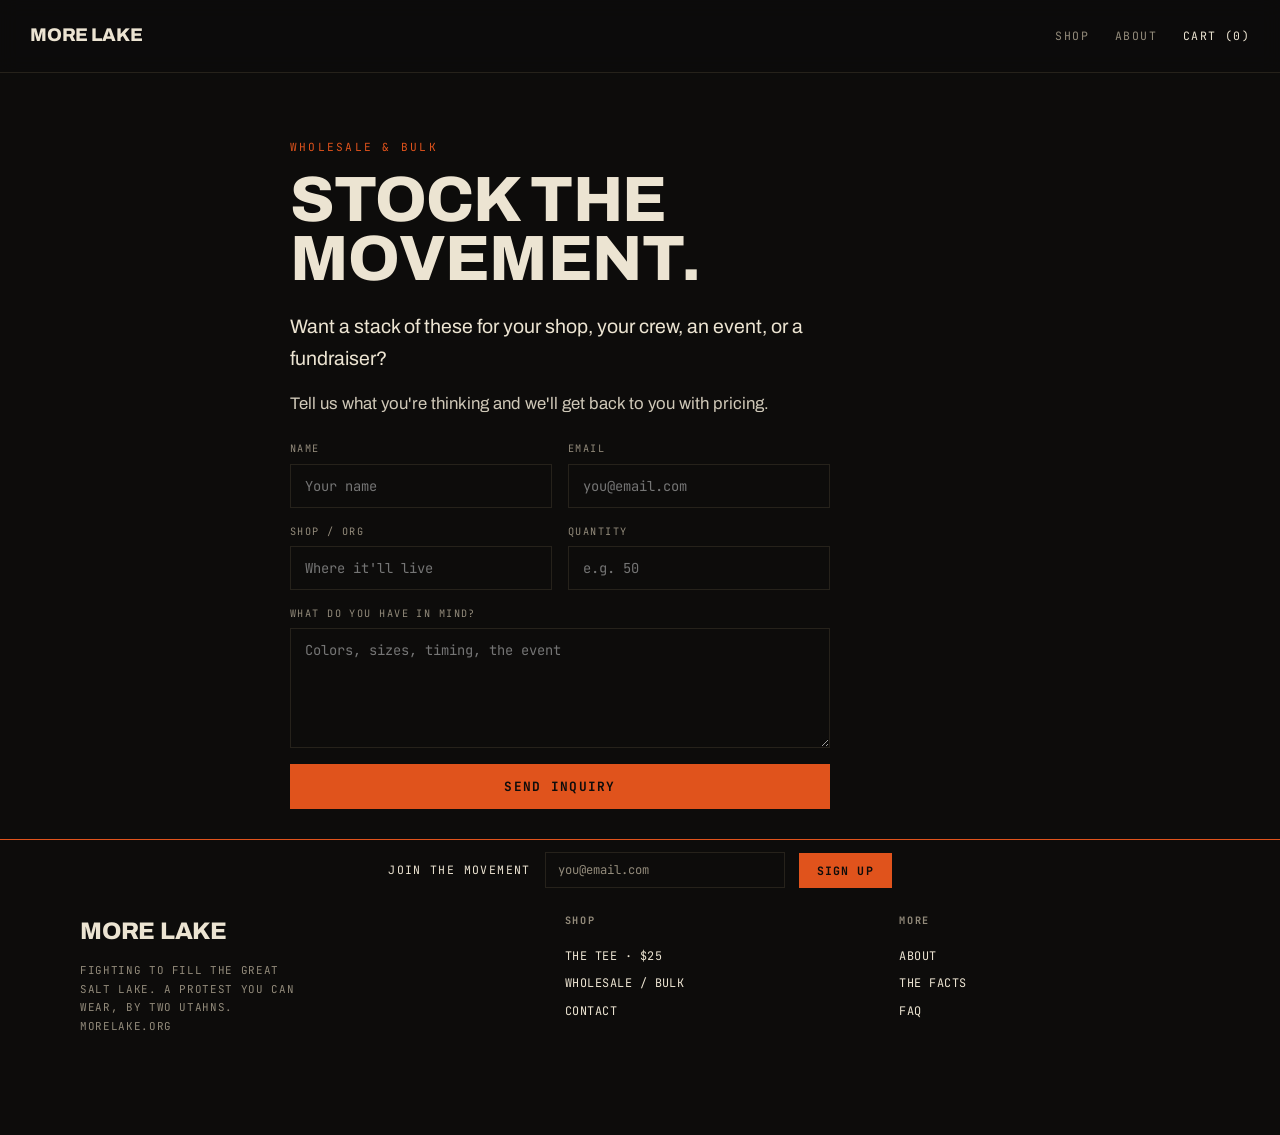
<file: wholesale.html>
<!DOCTYPE html>
<html lang="en">
<head>
<meta charset="UTF-8">
<meta name="viewport" content="width=device-width, initial-scale=1.0">
<meta http-equiv="Cache-Control" content="no-store, max-age=0">
<title>More Lake — Wholesale</title>
<link rel="preconnect" href="https://fonts.googleapis.com">
<link rel="preconnect" href="https://fonts.gstatic.com" crossorigin>
<link href="https://fonts.googleapis.com/css2?family=Archivo:wght@400;500;600;700;800;900&family=JetBrains+Mono:wght@400;500;700&display=swap" rel="stylesheet">
<link rel="stylesheet" href="styles.css">
<meta name="description" content="Fighting to fill the Great Salt Lake. Buy a t-shirt to support the cause.">
<link rel="icon" type="image/png" sizes="32x32" href="assets/favicon-32.png">
<link rel="icon" type="image/png" sizes="16x16" href="assets/favicon-16.png">
<link rel="apple-touch-icon" href="assets/apple-touch-icon.png">
<meta property="og:type" content="website">
<meta property="og:site_name" content="More Lake">
<meta property="og:title" content="More Lake">
<meta property="og:description" content="Fighting to fill the Great Salt Lake. Buy a t-shirt to support the cause.">
<meta property="og:url" content="https://morelake.org/wholesale.html">
<meta property="og:image" content="https://morelake.org/assets/og.png">
<meta property="og:image:width" content="1200">
<meta property="og:image:height" content="630">
<meta name="twitter:card" content="summary_large_image">
<meta name="twitter:title" content="More Lake">
<meta name="twitter:description" content="Fighting to fill the Great Salt Lake. Buy a t-shirt to support the cause.">
<meta name="twitter:image" content="https://morelake.org/assets/og.png">
<!-- Privacy-friendly analytics by Plausible -->
<script async src="https://plausible.io/js/pa-uACn6INr_4pYyC8AbRy3_.js"></script>
<script>
  window.plausible=window.plausible||function(){(plausible.q=plausible.q||[]).push(arguments)},plausible.init=plausible.init||function(i){plausible.o=i||{}};
  plausible.init()
</script>
</head>
<body>

<nav>
  <a href="index.html" class="wordmark">More Lake</a>
  <div class="navr">
    <a href="index.html#shop">SHOP</a>
    <a href="about.html">ABOUT</a>
    <a href="#" class="live">CART (0)</a>
  </div>
</nav>

<div class="page">
  <div class="eyebrow">Wholesale &amp; bulk</div>
  <h1>Stock the<br>movement.</h1>
  <p class="lede">Want a stack of these for your shop, your crew, an event, or a fundraiser?</p>
  <p>Tell us what you're thinking and we'll get back to you with pricing.</p>

  <form class="form" data-mock data-subject="More Lake — wholesale inquiry">
    <div class="two">
      <div class="row"><label>Name</label><input type="text" name="name" placeholder="Your name"></div>
      <div class="row"><label>Email</label><input type="email" name="email" placeholder="you@email.com"></div>
    </div>
    <div class="two">
      <div class="row"><label>Shop / org</label><input type="text" name="shop_or_org" placeholder="Where it'll live"></div>
      <div class="row"><label>Quantity</label><input type="text" name="quantity" placeholder="e.g. 50"></div>
    </div>
    <div class="row"><label>What do you have in mind?</label><textarea name="message" placeholder="Colors, sizes, timing, the event"></textarea></div>
    <button type="submit">Send inquiry</button>
  </form>
</div>

<footer>
  <div>
    <div class="fm">More Lake</div>
    <div class="ft">Fighting to fill the Great Salt Lake. A protest you can wear, by two Utahns. morelake.org</div>
  </div>
  <div>
    <h4>Shop</h4>
    <a href="index.html#shop">The tee · $25</a>
    <a href="wholesale.html">Wholesale / bulk</a>
    <a href="contact.html">Contact</a>
  </div>
  <div>
    <h4>More</h4>
    <a href="about.html">About</a>
    <a href="about.html#facts">The facts</a>
    <a href="about.html#faq">FAQ</a>
  </div>
</footer>

<form class="emailbar" id="emailbar">
  <span class="lbl">JOIN THE MOVEMENT</span>
  <input type="email" placeholder="you@email.com" aria-label="email">
  <button type="submit">SIGN UP</button>
</form>

<script src="forms.js"></script>
</body>
</html>
</file>
<file: styles.css>
:root{
  --bg:#0d0c0b;
  --panel:#15130f;
  --bone:#ece4d2;
  --dim:#8c857658;
  --dim2:#938b7b;
  --orange:#e0531c;
  --blue:#5786a9;
  --line:#26221b;
}
*{box-sizing:border-box;margin:0;padding:0}
html{scroll-behavior:smooth}
body{
  font-family:'Archivo',Helvetica,Arial,sans-serif;
  background:var(--bg);color:var(--bone);
  line-height:1.5;padding-bottom:54px;-webkit-font-smoothing:antialiased;overflow-x:hidden;
}
a{color:inherit;text-decoration:none}
img{max-width:100%;display:block}
.mono{font-family:'JetBrains Mono',monospace}
.dotmark{color:var(--orange)}

/* nav */
nav{display:flex;align-items:center;justify-content:space-between;padding:22px 30px;
  position:sticky;top:0;background:rgba(13,12,11,.82);backdrop-filter:blur(10px);z-index:40;border-bottom:1px solid var(--line)}
.wordmark{font-weight:800;font-size:1.15rem;letter-spacing:-.01em;text-transform:uppercase}
.navr{display:flex;gap:26px;align-items:center;font-family:'JetBrains Mono',monospace;font-size:.72rem;letter-spacing:.12em;text-transform:uppercase;color:var(--dim2)}
.navr a:hover{color:var(--orange)}
.navr .live{color:var(--bone)}

/* free-shipping bar */
.shipbar{position:relative;padding:9px 40px;
  background:var(--panel);border-bottom:1px solid var(--line);
  font-family:'JetBrains Mono',monospace;font-size:.64rem;letter-spacing:.16em;text-transform:uppercase;color:var(--bone);text-align:center}
.shipbar b{color:var(--orange);font-weight:700}
.shipbar-x{position:absolute;right:12px;top:50%;transform:translateY(-50%);background:none;border:none;
  color:var(--dim2);font-size:1.05rem;line-height:1;cursor:pointer;padding:4px 6px}
.shipbar-x:hover{color:var(--orange)}
.shipbar.hide{display:none}

/* hero */
.hero{display:flex;flex-direction:column;align-items:center;text-align:center;padding:44px 26px 80px}
.hero h1{font-weight:800;font-size:clamp(2.4rem,6vw,4.6rem);letter-spacing:-.02em;text-transform:uppercase;line-height:.9}
.hero .tag{margin-top:18px;font-family:'JetBrains Mono',monospace;font-size:.8rem;letter-spacing:.18em;text-transform:uppercase;color:var(--dim2)}
.lake-wrap{margin-top:14px;width:100%;max-width:520px;position:relative}
#lakeCanvas{display:block;margin:0 auto}
.lake-cap{margin-top:14px;font-family:'JetBrains Mono',monospace;font-size:.64rem;letter-spacing:.22em;text-transform:uppercase;color:var(--dim2)}
.lake-cap .dotmark{margin:0 6px}

/* product */
.product{border-top:1px solid var(--line);padding:80px 30px;display:grid;grid-template-columns:1fr 1fr;gap:60px;max-width:1180px;margin:0 auto}
.gallery .main{width:100%;aspect-ratio:1/1;object-fit:contain;background:#fff;border:1px solid var(--line);padding:2%}
.thumbs{display:flex;flex-wrap:wrap;gap:10px;margin-top:10px}
.thumbs img{width:76px;height:76px;object-fit:contain;background:#fff;border:1px solid var(--line);cursor:pointer;opacity:.5;transition:.15s}
.thumbs img:hover,.thumbs img.on{opacity:1;border-color:var(--orange)}
.buy{display:flex;flex-direction:column;justify-content:center;gap:20px}
.buy h2{font-weight:800;font-size:clamp(2rem,4vw,2.9rem);text-transform:uppercase;letter-spacing:-.01em;line-height:.96}
.buy .price{font-weight:800;font-size:2rem}
.buy .desc{font-size:1rem;color:var(--bone);max-width:42ch}
.buy .desc .ph{color:var(--dim2)}
.specrow{font-family:'JetBrains Mono',monospace;font-size:.7rem;letter-spacing:.08em;text-transform:uppercase;color:var(--dim2);
  border-top:1px solid var(--line);border-bottom:1px solid var(--line);padding:14px 0;line-height:1.8}
.opt .olbl{font-family:'JetBrains Mono',monospace;font-size:.66rem;letter-spacing:.16em;text-transform:uppercase;color:var(--dim2);margin-bottom:10px}
.opt .fitnote{margin-top:9px;font-size:.78rem;color:var(--dim2)}
.opt .fitnote b{color:var(--bone);font-weight:600}
.swatches{display:flex;gap:14px}
.sw{display:flex;flex-direction:column;align-items:center;gap:7px;cursor:pointer}
.sw .chip{width:46px;height:46px;border:1px solid var(--line)}
.sw.on .chip{border-color:var(--orange);box-shadow:0 0 0 1px var(--orange)}
.sw .nm{font-family:'JetBrains Mono',monospace;font-size:.6rem;letter-spacing:.08em;text-transform:uppercase;color:var(--dim2)}
.sw.on .nm{color:var(--bone)}
.chip-blue{background:#5786a9}
.chip-black{background:#1c1c1c}
.sizes{display:flex;gap:8px}
.sz{width:48px;height:48px;border:1px solid var(--line);display:grid;place-items:center;font-family:'JetBrains Mono',monospace;font-size:.8rem;cursor:pointer;background:transparent;color:var(--bone)}
.sz:hover{border-color:var(--bone)}
.sz.on{background:var(--bone);color:var(--bg);border-color:var(--bone)}
.addcart{width:100%;background:var(--orange);color:var(--bg);border:none;font-family:'JetBrains Mono',monospace;font-weight:700;
  font-size:.9rem;letter-spacing:.1em;text-transform:uppercase;padding:18px;cursor:pointer;transition:.15s}
.addcart:hover{background:var(--bone)}
.buy .fine{font-family:'JetBrains Mono',monospace;font-size:.64rem;letter-spacing:.1em;text-transform:uppercase;color:var(--dim2)}
.sz.soldout,.sz.soldout.on{cursor:not-allowed;color:var(--dim2);background:transparent;border-color:var(--line);text-decoration:none;background-image:linear-gradient(135deg,transparent calc(50% - 1px),var(--dim2) calc(50% - 1px),var(--dim2) calc(50% + 1px),transparent calc(50% + 1px))}
.addcart.soldout{background:var(--line);color:var(--dim2);cursor:not-allowed}
.addcart.soldout:hover{background:var(--line)}
.stocknote{font-family:'JetBrains Mono',monospace;font-size:.66rem;letter-spacing:.08em;text-transform:uppercase;min-height:.9em}
.stocknote.low{color:var(--orange)}
.stocknote.out{color:var(--dim2)}

/* qty stepper */
.qtybox{display:inline-flex;align-items:center;border:1px solid var(--line)}
.qbtn{background:none;border:none;color:var(--bone);width:44px;height:46px;font-size:1.1rem;cursor:pointer;font-family:'JetBrains Mono',monospace;line-height:1}
.qbtn:hover{background:#1a1813}
.qval{font-family:'JetBrains Mono',monospace;font-size:.9rem;min-width:40px;text-align:center}

/* cart drawer */
.cart-backdrop{position:fixed;inset:0;background:rgba(0,0,0,.55);opacity:0;visibility:hidden;transition:opacity .25s,visibility .25s;z-index:90}
.cart-backdrop.open{opacity:1;visibility:visible}
.cart-drawer{position:fixed;top:0;right:0;height:100%;width:min(410px,92vw);background:var(--bg);border-left:1px solid var(--line);transform:translateX(100%);transition:transform .28s cubic-bezier(.2,.7,.2,1);z-index:91;display:flex;flex-direction:column}
.cart-drawer.open{transform:none}
.cart-head{display:flex;align-items:center;justify-content:space-between;padding:24px 24px 18px;border-bottom:1px solid var(--line);font-family:'JetBrains Mono',monospace;font-size:.8rem;letter-spacing:.16em;text-transform:uppercase}
.cart-close{background:none;border:none;color:var(--bone);font-size:1.1rem;cursor:pointer;line-height:1}
.cart-close:hover{color:var(--orange)}
.cart-msg{display:none;margin:14px 24px 0;padding:9px 12px;border:1px solid var(--orange);color:var(--orange);font-family:'JetBrains Mono',monospace;font-size:.66rem;font-weight:500;line-height:1.45;letter-spacing:.05em;text-transform:uppercase}
.cart-msg.show{display:block}
.cart-items{flex:1;overflow-y:auto;padding:6px 24px}
.cart-empty{font-family:'JetBrains Mono',monospace;font-size:.72rem;letter-spacing:.08em;text-transform:uppercase;color:var(--dim2);text-align:center;padding:48px 0}
.cart-line{display:flex;gap:14px;padding:18px 0;border-bottom:1px solid var(--line)}
.cart-line img{width:62px;height:62px;object-fit:contain;background:#fff;border:1px solid var(--line);flex-shrink:0;padding:4px}
.cl-info{flex:1;min-width:0}
.cl-title{font-weight:700;font-size:.82rem;text-transform:uppercase;line-height:1.05}
.cl-variant{font-family:'JetBrains Mono',monospace;font-size:.62rem;letter-spacing:.06em;text-transform:uppercase;color:var(--dim2);margin-top:5px}
.cl-bottom{display:flex;align-items:center;gap:14px;margin-top:11px}
.cl-qty{display:inline-flex;align-items:center;border:1px solid var(--line)}
.cl-qty button{background:none;border:none;color:var(--bone);width:26px;height:26px;cursor:pointer;font-size:.85rem;font-family:'JetBrains Mono',monospace;line-height:1}
.cl-qty button:hover{color:var(--orange)}
.cl-qty span{font-family:'JetBrains Mono',monospace;font-size:.72rem;min-width:26px;text-align:center}
.cl-remove{background:none;border:none;color:var(--dim2);font-family:'JetBrains Mono',monospace;font-size:.58rem;letter-spacing:.08em;text-transform:uppercase;cursor:pointer;text-decoration:underline;padding:0}
.cl-remove:hover{color:var(--bone)}
.cl-price{font-family:'JetBrains Mono',monospace;font-size:.78rem;align-self:flex-start;white-space:nowrap}
.cart-foot{border-top:1px solid var(--line);padding:18px 24px 22px}
.cart-sub{display:flex;justify-content:space-between;font-family:'JetBrains Mono',monospace;font-size:.82rem;letter-spacing:.06em;text-transform:uppercase;margin-bottom:14px}
.cart-checkout{width:100%;background:var(--orange);color:var(--bg);border:none;font-family:'JetBrains Mono',monospace;font-weight:700;font-size:.9rem;letter-spacing:.1em;text-transform:uppercase;padding:16px;cursor:pointer}
.cart-checkout:hover{background:var(--bone)}
.cart-continue{width:100%;background:none;border:none;color:var(--dim2);font-family:'JetBrains Mono',monospace;font-size:.68rem;letter-spacing:.1em;text-transform:uppercase;padding:14px 0 2px;cursor:pointer}
.cart-continue:hover{color:var(--bone)}

/* values */
.values{display:grid;grid-template-columns:repeat(3,1fr);border-top:1px solid var(--line);border-bottom:1px solid var(--line)}
.values div,.values .vcell{padding:30px 24px;text-align:center;font-family:'JetBrains Mono',monospace;font-size:.72rem;letter-spacing:.1em;text-transform:uppercase;color:var(--bone)}
.values > * + *{border-left:1px solid var(--line)}
.values .vcell{display:block;transition:.15s}
.values .vcell .arr{color:var(--orange)}
.values .vcell:hover{background:var(--orange);color:var(--bg)}
.values .vcell:hover .arr{color:var(--bg)}

/* footer */
footer{padding:64px 30px 46px;display:grid;grid-template-columns:1.5fr 1fr 1fr;gap:34px;max-width:1180px;margin:0 auto}
footer .fm{font-weight:800;font-size:1.5rem;text-transform:uppercase;letter-spacing:-.01em}
footer .ft{margin-top:12px;font-family:'JetBrains Mono',monospace;font-size:.68rem;letter-spacing:.06em;text-transform:uppercase;color:var(--dim2);max-width:32ch;line-height:1.7}
footer h4{font-family:'JetBrains Mono',monospace;font-size:.64rem;letter-spacing:.16em;text-transform:uppercase;color:var(--dim2);margin-bottom:14px}
footer a{display:block;font-family:'JetBrains Mono',monospace;font-size:.74rem;letter-spacing:.04em;text-transform:uppercase;color:var(--bone);padding:5px 0}
footer a:hover{color:var(--orange)}

/* email bar */
.emailbar{position:fixed;bottom:0;left:0;right:0;z-index:50;background:var(--bg);border-top:1px solid var(--orange);
  display:flex;align-items:center;justify-content:center;gap:14px;padding:12px 16px;flex-wrap:wrap}
.emailbar .lbl{font-family:'JetBrains Mono',monospace;font-size:.72rem;letter-spacing:.12em;text-transform:uppercase;color:var(--bone)}
.emailbar input{font-family:'JetBrains Mono',monospace;background:transparent;border:1px solid var(--line);color:var(--bone);padding:9px 12px;font-size:.76rem;width:240px;max-width:46vw}
.emailbar input::placeholder{color:var(--dim2)}
.emailbar button{font-family:'JetBrains Mono',monospace;font-weight:700;text-transform:uppercase;font-size:.72rem;letter-spacing:.1em;background:var(--orange);color:var(--bg);border:none;padding:10px 18px;cursor:pointer}
.emailbar button:hover{background:var(--bone)}

@media(max-width:880px){
  .product{grid-template-columns:1fr;gap:34px}
  .values{grid-template-columns:1fr}
  .values > * + *{border-left:none;border-top:1px solid var(--line)}
  footer{grid-template-columns:1fr;gap:26px}
  .emailbar .lbl{display:none}
}

/* content pages: about / wholesale / contact */
.page{max-width:760px;margin:0 auto;padding:66px 30px 40px}
.page .eyebrow{font-family:'JetBrains Mono',monospace;font-size:.7rem;letter-spacing:.2em;text-transform:uppercase;color:var(--orange);margin-bottom:16px}
.page h1{font-weight:800;font-size:clamp(2.4rem,6vw,4rem);text-transform:uppercase;letter-spacing:-.01em;line-height:.92;margin-bottom:22px}
.page h2{font-weight:800;font-size:1.4rem;text-transform:uppercase;letter-spacing:.01em;margin:46px 0 14px;padding-top:22px;border-top:1px solid var(--line)}
.page p{font-size:1.05rem;color:#cfc8b8;max-width:62ch;margin-bottom:14px;line-height:1.65}
.page p.lede{font-size:1.22rem;color:var(--bone);max-width:54ch}
.page a.ln{color:var(--orange)}
.ph{display:inline-block;font-family:'JetBrains Mono',monospace;font-size:.56rem;font-weight:500;letter-spacing:.08em;text-transform:uppercase;color:var(--dim2);border:1px dashed var(--line);padding:1px 6px;vertical-align:middle}

.facts2{list-style:none;margin-top:6px}
.facts2 li{border-top:1px solid var(--line);padding:16px 0;display:flex;gap:16px;align-items:baseline}
.facts2 li:last-child{border-bottom:1px solid var(--line)}
.facts2 .n{font-family:'JetBrains Mono',monospace;font-size:.74rem;color:var(--orange);flex-shrink:0;width:26px}
.facts2 b{display:block;font-weight:700;font-size:1.04rem;margin-bottom:4px;color:var(--bone)}
.facts2 small{font-family:'JetBrains Mono',monospace;font-size:.64rem;letter-spacing:.06em;text-transform:uppercase;color:var(--dim2)}

.faq2{margin-top:8px}
.faq2 .q{font-weight:700;font-size:1.08rem;text-transform:uppercase;padding:20px 0 6px;border-top:1px solid var(--line)}
.faq2 .a{font-size:1rem;color:#cfc8b8;padding-bottom:18px;max-width:60ch;line-height:1.6}
.faq2 a{color:var(--orange)}

.form{margin-top:24px;display:flex;flex-direction:column;gap:16px;max-width:540px}
.form .two{display:grid;grid-template-columns:1fr 1fr;gap:16px}
.form .row{display:flex;flex-direction:column;gap:7px}
.form label{font-family:'JetBrains Mono',monospace;font-size:.64rem;letter-spacing:.14em;text-transform:uppercase;color:var(--dim2)}
.form input,.form textarea{font-family:'JetBrains Mono',monospace;background:transparent;border:1px solid var(--line);color:var(--bone);padding:12px 14px;font-size:.86rem}
.form input:focus,.form textarea:focus{outline:none;border-color:var(--orange)}
.form textarea{resize:vertical;min-height:120px}
.form button{justify-self:start;font-family:'JetBrains Mono',monospace;font-weight:700;text-transform:uppercase;font-size:.8rem;letter-spacing:.1em;background:var(--orange);color:var(--bg);border:none;padding:14px 26px;cursor:pointer}
.form button:hover{background:var(--bone)}
@media(max-width:560px){.form .two{grid-template-columns:1fr}}
</file>
